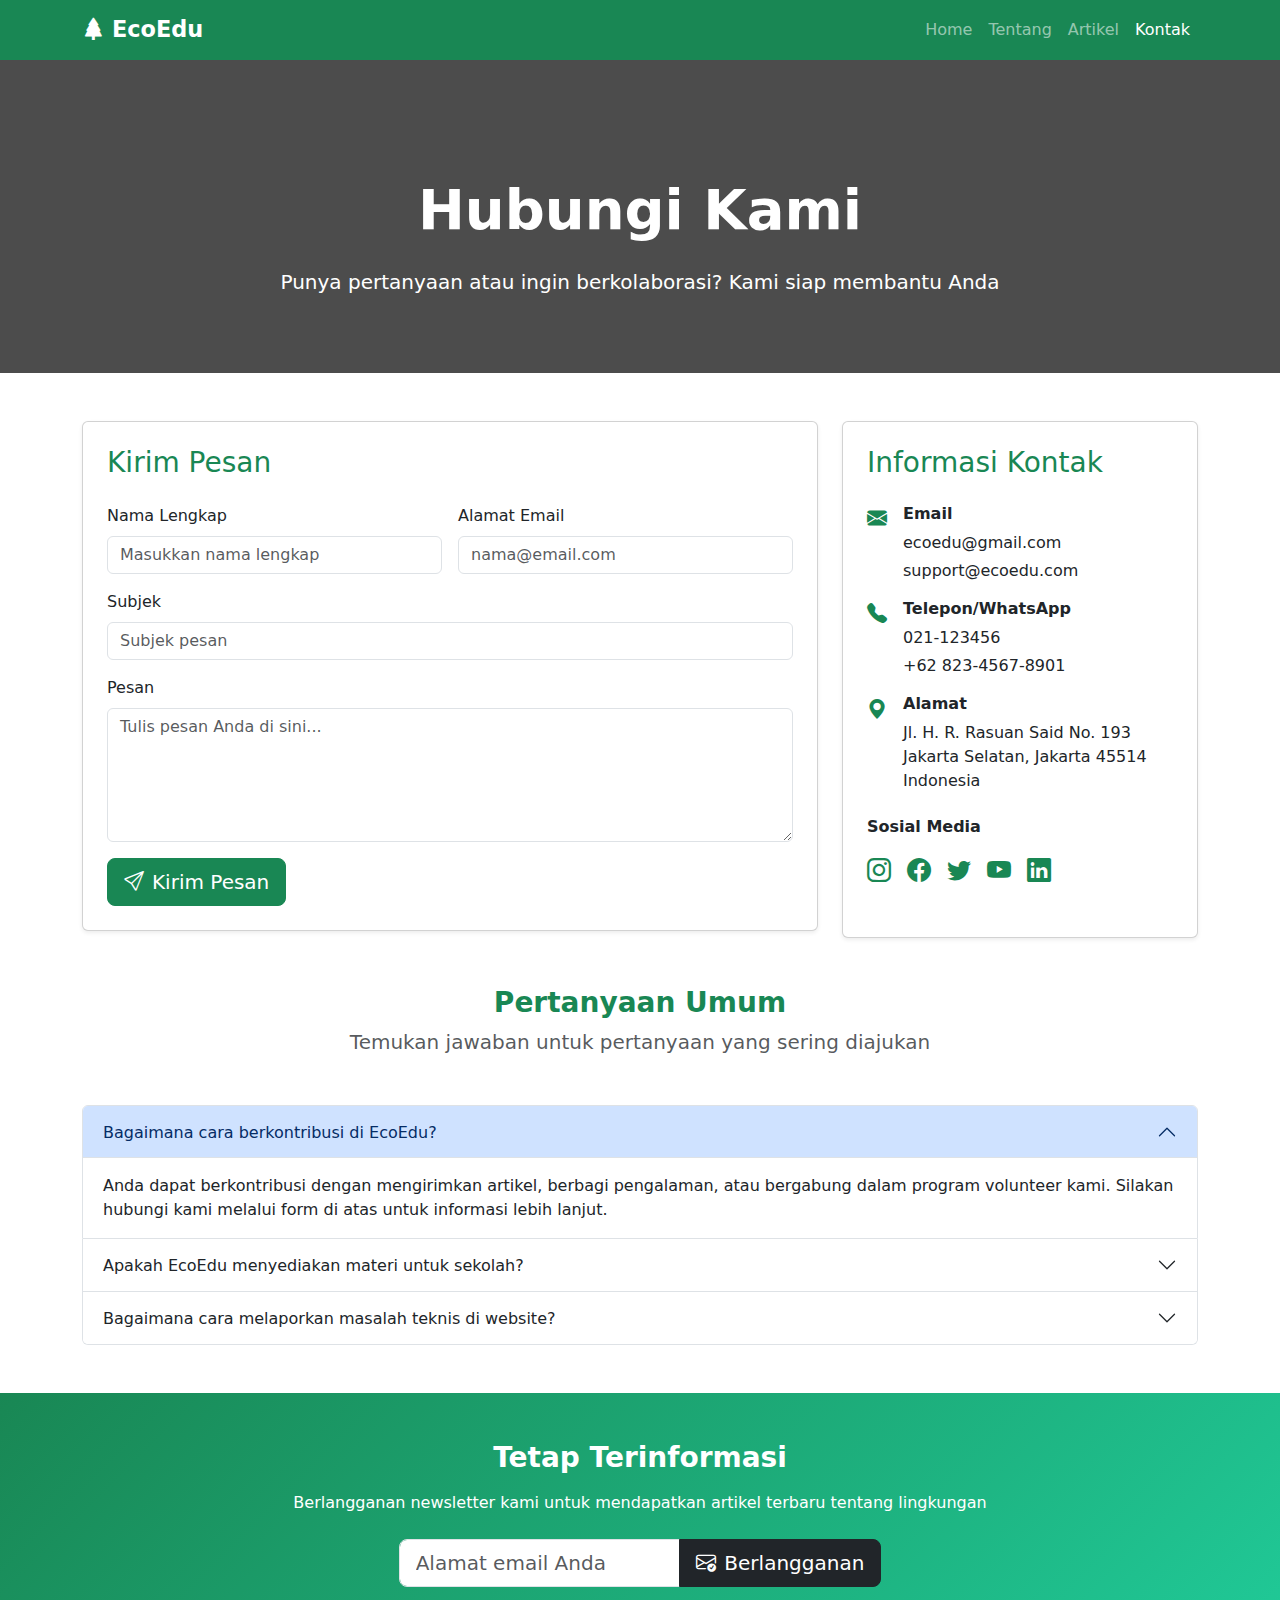
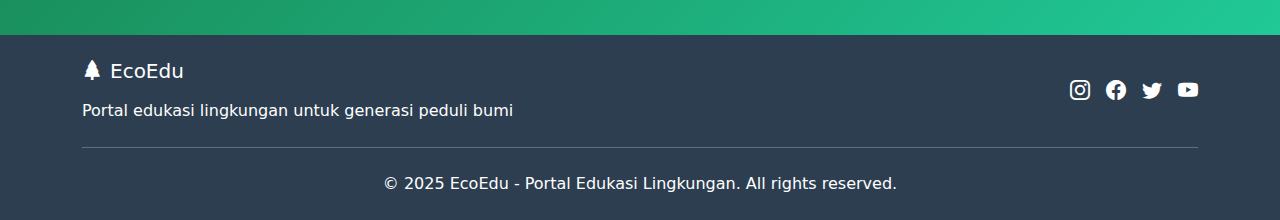
<file: contact.html>
<!DOCTYPE html>
<html lang="id">
<head>
    <meta charset="UTF-8">
    <meta name="viewport" content="width=device-width, initial-scale=1.0">
    <title>Kontak - EcoEdu</title>
    <link href="https://cdn.jsdelivr.net/npm/bootstrap@5.3.0/dist/css/bootstrap.min.css" rel="stylesheet">
    <link rel="stylesheet" href="https://cdn.jsdelivr.net/npm/bootstrap-icons@1.10.0/font/bootstrap-icons.css">
    <link rel="stylesheet" href="assets/style.css">
</head>
<body>
    <!-- Navigation Bar -->
    <nav class="navbar navbar-expand-lg navbar-dark bg-success fixed-top">
        <div class="container">
            <a class="navbar-brand nav-brand" href="index.html">
                <i class="bi bi-tree-fill me-2"></i>EcoEdu
            </a>
            <button class="navbar-toggler" type="button" data-bs-toggle="collapse" data-bs-target="#navbarNav">
                <span class="navbar-toggler-icon"></span>
            </button>
            <div class="collapse navbar-collapse" id="navbarNav">
                <ul class="navbar-nav ms-auto">
                    <li class="nav-item">
                        <a class="nav-link" href="index.html">Home</a>
                    </li>
                    <li class="nav-item">
                        <a class="nav-link" href="about.html">Tentang</a>
                    </li>
                    <li class="nav-item">
                        <a class="nav-link" href="articles.html">Artikel</a>
                    </li>
                    <li class="nav-item">
                        <a class="nav-link active" href="contact.html">Kontak</a>
                    </li>
                </ul>
            </div>
        </div>
    </nav>

    <!-- Header -->
    <section class="page-header">
        <div class="container">
            <div class="row">
                <div class="col-12 text-center text-white">
                    <h1 class="display-4 fw-bold mb-4">Hubungi Kami</h1>
                    <p class="lead">Punya pertanyaan atau ingin berkolaborasi? Kami siap membantu Anda</p>
                </div>
            </div>
        </div>
    </section>

    <!-- Contact Section -->
    <section class="py-5">
        <div class="container">
            <div class="row g-4">
                <div class="col-lg-8">
                    <div class="card shadow-sm">
                        <div class="card-body p-4">
                            <h3 class="card-title mb-4 text-success">Kirim Pesan</h3>
                            <form id="contactForm">
                                <div class="row g-3">
                                    <div class="col-md-6">
                                        <label for="name" class="form-label">Nama Lengkap</label>
                                        <input type="text" class="form-control" id="name" placeholder="Masukkan nama lengkap" required>
                                    </div>
                                    <div class="col-md-6">
                                        <label for="email" class="form-label">Alamat Email</label>
                                        <input type="email" class="form-control" id="email" placeholder="nama@email.com" required>
                                    </div>
                                    <div class="col-12">
                                        <label for="subject" class="form-label">Subjek</label>
                                        <input type="text" class="form-control" id="subject" placeholder="Subjek pesan" required>
                                    </div>
                                    <div class="col-12">
                                        <label for="message" class="form-label">Pesan</label>
                                        <textarea class="form-control" id="message" rows="5" placeholder="Tulis pesan Anda di sini..." required></textarea>
                                    </div>
                                    <div class="col-12">
                                        <button type="submit" class="btn btn-success btn-lg">
                                            <i class="bi bi-send me-2"></i>Kirim Pesan
                                        </button>
                                    </div>
                                </div>
                            </form>
                        </div>
                    </div>
                </div>
                <div class="col-lg-4">
                    <div class="card shadow-sm">
                        <div class="card-body p-4">
                            <h3 class="card-title mb-4 text-success">Informasi Kontak</h3>
                            
                            <div class="mb-4">
                                <div class="d-flex align-items-start mb-3">
                                    <i class="bi bi-envelope-fill text-success me-3 fs-5"></i>
                                    <div>
                                        <h6 class="fw-bold">Email</h6>
                                        <p class="mb-1">ecoedu@gmail.com</p>
                                        <p class="mb-0">support@ecoedu.com</p>
                                    </div>
                                </div>
                                
                                <div class="d-flex align-items-start mb-3">
                                    <i class="bi bi-telephone-fill text-success me-3 fs-5"></i>
                                    <div>
                                        <h6 class="fw-bold">Telepon/WhatsApp</h6>
                                        <p class="mb-1">021-123456</p>
                                        <p class="mb-0">+62 823-4567-8901</p>
                                    </div>
                                </div>
                                
                                <div class="d-flex align-items-start mb-3">
                                    <i class="bi bi-geo-alt-fill text-success me-3 fs-5"></i>
                                    <div>
                                        <h6 class="fw-bold">Alamat</h6>
                                        <p class="mb-0">Jl. H. R. Rasuan Said No. 193<br>Jakarta Selatan, Jakarta 45514<br>Indonesia</p>
                                    </div>
                                </div>
                            </div>

                            <div class="mb-4">
                                <h6 class="fw-bold mb-3">Sosial Media</h6>
                                <div class="d-flex gap-3">
                                    <a href="#" class="text-success"><i class="bi bi-instagram fs-4"></i></a>
                                    <a href="#" class="text-success"><i class="bi bi-facebook fs-4"></i></a>
                                    <a href="#" class="text-success"><i class="bi bi-twitter fs-4"></i></a>
                                    <a href="#" class="text-success"><i class="bi bi-youtube fs-4"></i></a>
                                    <a href="#" class="text-success"><i class="bi bi-linkedin fs-4"></i></a>
                                </div>
                            </div>
                        </div>
                    </div>
                </div>
            </div>

            <!-- FAQ Section -->
            <div class="row mt-5">
                <div class="col-12">
                    <div class="text-center mb-5">
                        <h3 class="fw-bold text-success">Pertanyaan Umum</h3>
                        <p class="lead text-muted">Temukan jawaban untuk pertanyaan yang sering diajukan</p>
                    </div>

                    <div class="accordion" id="faqAccordion">
                        <div class="accordion-item">
                            <h2 class="accordion-header">
                                <button class="accordion-button" type="button" data-bs-toggle="collapse" data-bs-target="#faq1">
                                    Bagaimana cara berkontribusi di EcoEdu?
                                </button>
                            </h2>
                            <div id="faq1" class="accordion-collapse collapse show" data-bs-parent="#faqAccordion">
                                <div class="accordion-body">
                                    Anda dapat berkontribusi dengan mengirimkan artikel, berbagi pengalaman, atau bergabung dalam program volunteer kami. Silakan hubungi kami melalui form di atas untuk informasi lebih lanjut.
                                </div>
                            </div>
                        </div>
                        <div class="accordion-item">
                            <h2 class="accordion-header">
                                <button class="accordion-button collapsed" type="button" data-bs-toggle="collapse" data-bs-target="#faq2">
                                    Apakah EcoEdu menyediakan materi untuk sekolah?
                                </button>
                            </h2>
                            <div id="faq2" class="accordion-collapse collapse" data-bs-parent="#faqAccordion">
                                <div class="accordion-body">
                                    Ya, kami menyediakan materi edukasi lingkungan yang dapat digunakan oleh sekolah. Materi dapat diakses gratis melalui website atau dengan menghubungi tim kami untuk versi lengkap.
                                </div>
                            </div>
                        </div>
                        <div class="accordion-item">
                            <h2 class="accordion-header">
                                <button class="accordion-button collapsed" type="button" data-bs-toggle="collapse" data-bs-target="#faq3">
                                    Bagaimana cara melaporkan masalah teknis di website?
                                </button>
                            </h2>
                            <div id="faq3" class="accordion-collapse collapse" data-bs-parent="#faqAccordion">
                                <div class="accordion-body">
                                    Silakan kirim email ke support@ecoedu.com dengan detail masalah yang dialami, browser yang digunakan, dan screenshot jika memungkinkan. Tim teknis kami akan segera menindaklanjuti.
                                </div>
                            </div>
                        </div>
                    </div>
                </div>
            </div>
        </div>
    </section>

    <!-- Newsletter Section -->
    <section class="newsletter-section text-white py-5">
        <div class="container">
            <div class="row justify-content-center">
                <div class="col-lg-8 text-center">
                    <h3 class="fw-bold mb-3">Tetap Terinformasi</h3>
                    <p class="mb-4">Berlangganan newsletter kami untuk mendapatkan artikel terbaru tentang lingkungan</p>
                    
                    <div class="row justify-content-center">
                        <div class="col-md-8">
                            <div class="input-group input-group-lg">
                                <input type="email" class="form-control" placeholder="Alamat email Anda" aria-label="Email newsletter">
                                <button class="btn btn-dark" type="button">
                                    <i class="bi bi-envelope-check me-2"></i>Berlangganan
                                </button>
                            </div>
                        </div>
                    </div>
                </div>
            </div>
        </div>
    </section>

    <!-- Footer -->
    <footer class="footer-section text-white py-4">
        <div class="container">
            <div class="row align-items-center">
                <div class="col-md-6">
                    <h5 class="mb-3">
                        <i class="bi bi-tree-fill me-2"></i>EcoEdu
                    </h5>
                    <p class="mb-0">Portal edukasi lingkungan untuk generasi peduli bumi</p>
                </div>
                <div class="col-md-6 text-md-end">
                    <div class="d-flex justify-content-md-end gap-3">
                        <a href="#" class="text-white"><i class="bi bi-instagram fs-5"></i></a>
                        <a href="#" class="text-white"><i class="bi bi-facebook fs-5"></i></a>
                        <a href="#" class="text-white"><i class="bi bi-twitter fs-5"></i></a>
                        <a href="#" class="text-white"><i class="bi bi-youtube fs-5"></i></a>
                    </div>
                </div>
            </div>
            <hr class="my-4">
            <div class="text-center">
                <p class="mb-0">&copy; 2025 EcoEdu - Portal Edukasi Lingkungan. All rights reserved.</p>
            </div>
        </div>
    </footer>

    <script src="https://cdn.jsdelivr.net/npm/bootstrap@5.3.0/dist/js/bootstrap.bundle.min.js"></script>
    <script src="assets/script.js"></script>
</body>

</html>
</file>
<file: assets/style.css>
.hero-section {
    background: linear-gradient(rgba(0,0,0,0.7), rgba(0,0,0,0.7)), 
                url('https://images.unsplash.com/photo-1542601906990-b4d3fb778b09?ixlib=rb-4.0.3');
    background-size: cover;
    background-position: center;
    color: white;
    padding: 120px 0 80px;
    margin-top: 56px;
}

.page-header {
    background: linear-gradient(rgba(0,0,0,0.7), rgba(0,0,0,0.7)), 
                url('https://images.unsplash.com/photo-1516321318423-f06f85e504b3?ixlib=rb-4.0.3');
    background-size: cover;
    background-position: center;
    color: white;
    padding: 120px 0 60px;
    margin-top: 56px;
}

.feature-card {
    transition: transform 0.3s ease;
    border: none;
    box-shadow: 0 5px 15px rgba(0,0,0,0.1);
    height: 100%;
}

.feature-card:hover {
    transform: translateY(-10px);
}

.article-card {
    transition: transform 0.3s ease;
    height: 100%;
    border: none;
    box-shadow: 0 3px 10px rgba(0,0,0,0.1);
}

.article-card:hover {
    transform: translateY(-5px);
    box-shadow: 0 8px 20px rgba(0,0,0,0.15);
}

.team-card {
    border: none;
    box-shadow: 0 5px 15px rgba(0,0,0,0.1);
    transition: transform 0.3s ease;
}

.team-card:hover {
    transform: translateY(-5px);
}

.category-badge {
    font-size: 0.75rem;
}

.newsletter-section {
    background: linear-gradient(135deg, #198754, #20c997);
}

.footer-section {
    background: #2c3e50;
}

.nav-brand {
    font-weight: bold;
    font-size: 1.4rem;
}

.stats-section {
    background: #f8f9fa;
}

.stat-number {
    font-size: 2.5rem;
    font-weight: bold;
    color: #198754;
}

.form-control:focus {
    border-color: #198754;
    box-shadow: 0 0 0 0.2rem rgba(25, 135, 84, 0.25);
}

@media (max-width: 768px) {
    .hero-section,
    .page-header {
        padding: 100px 0 40px;
    }
    
    .display-4 {
        font-size: 2rem;
    }

}
</file>
